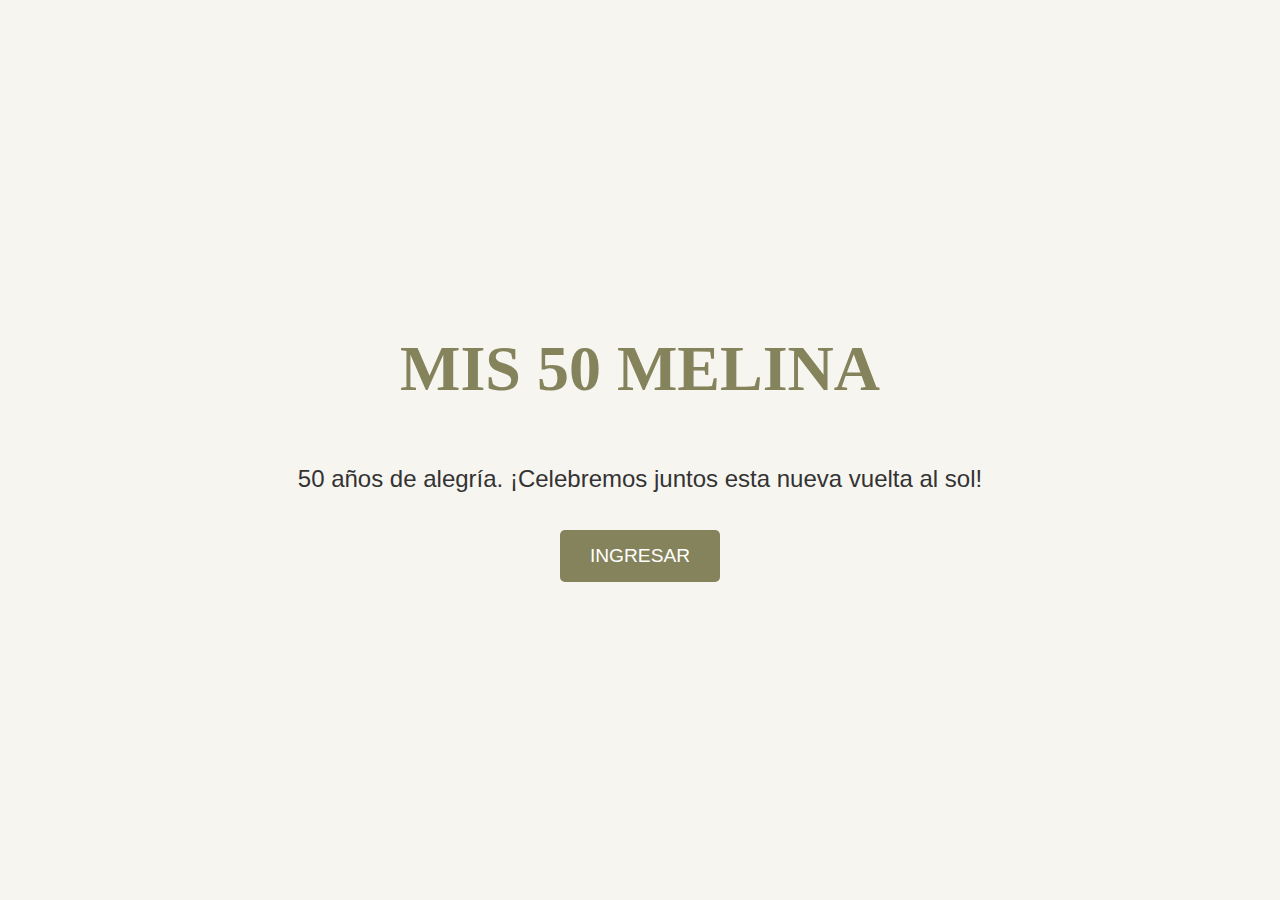
<file: index.html>
<!DOCTYPE html>
<html lang="es">
<head>
    <meta charset="UTF-8">
    <meta name="viewport" content="width=device-width, initial-scale=1.0">
    <title>Tarjeta digital</title>
    <link rel="stylesheet" href="styles/css/style.css">
 
</head>
<body>
    <div class="landing-container">
        <h1>MIS 50 MELINA</h1> 
        
        <p class="subtitle">
            50 años de alegría. ¡Celebremos juntos esta nueva vuelta al sol!
        </p>

        <button id="enter-button">
            INGRESAR
        </button>
    </div>
    
    <script src="js/script.js"></script>
</body>
</html>
</file>
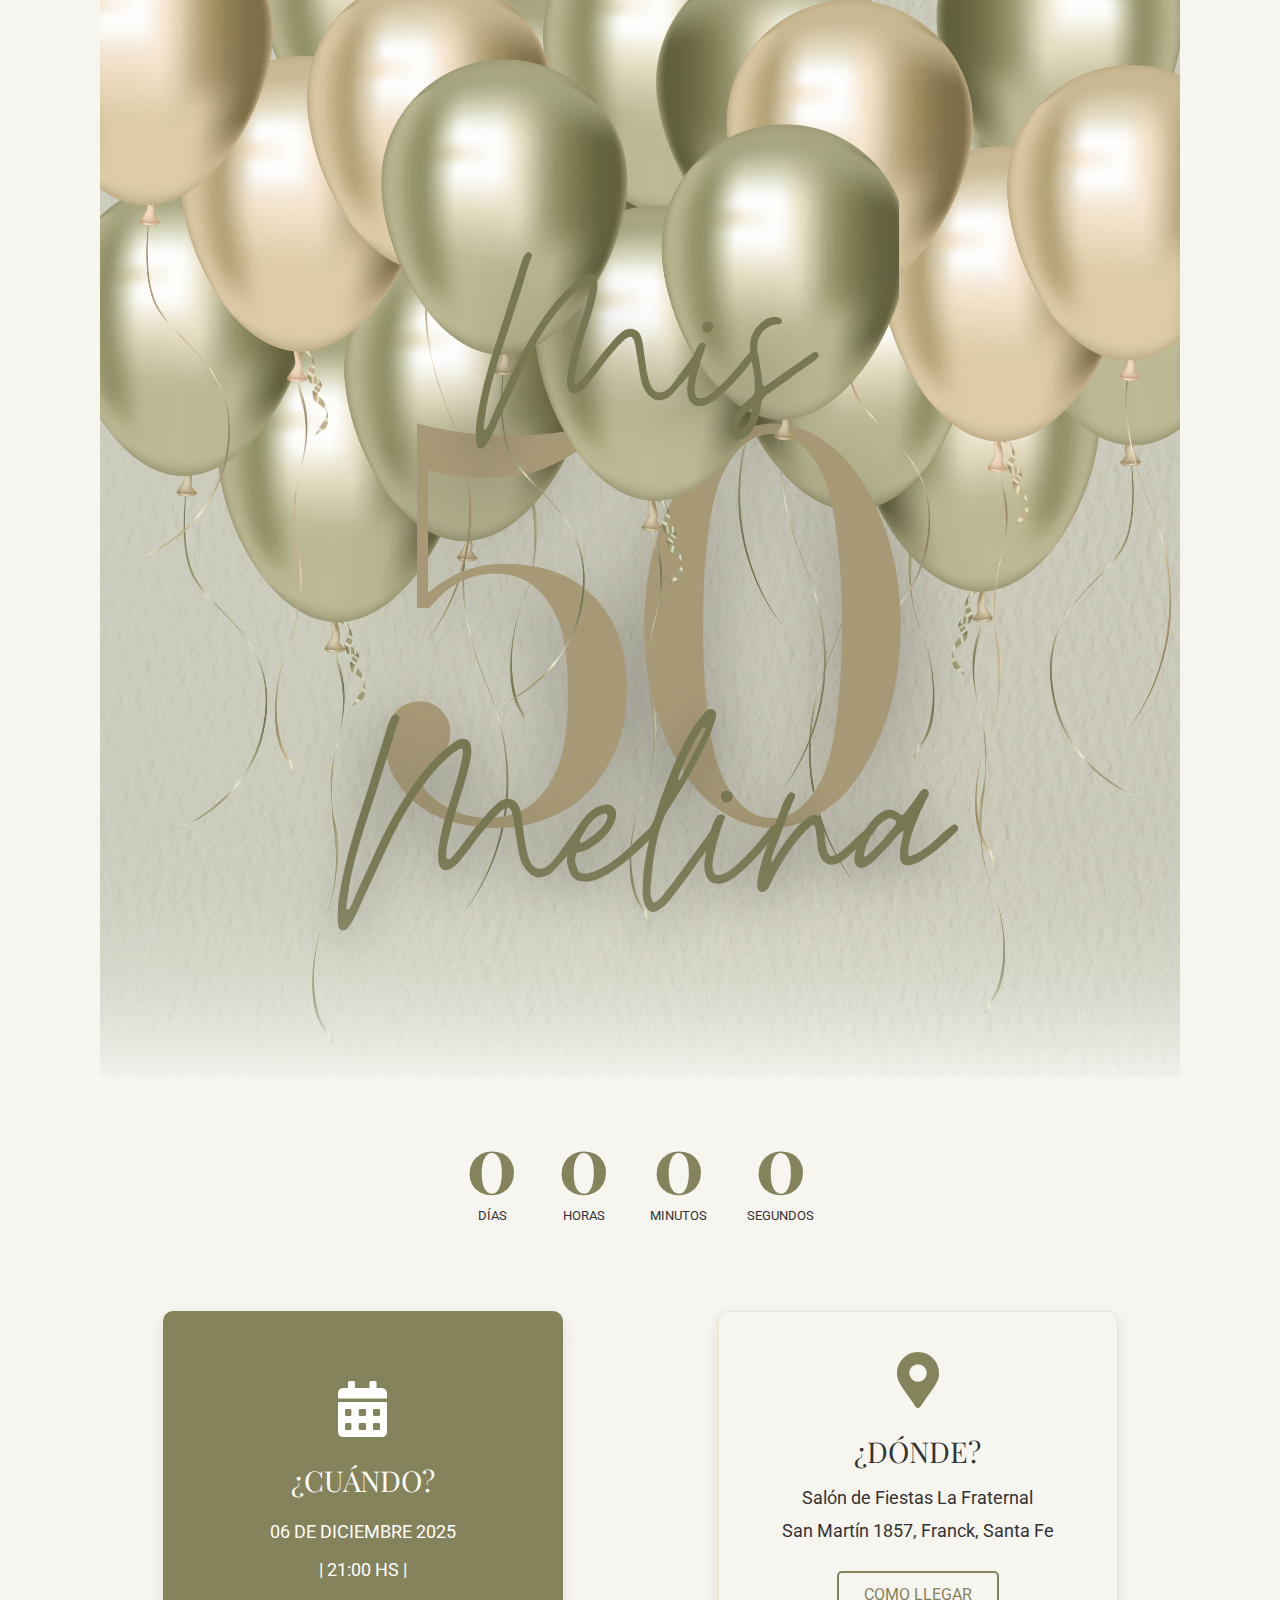
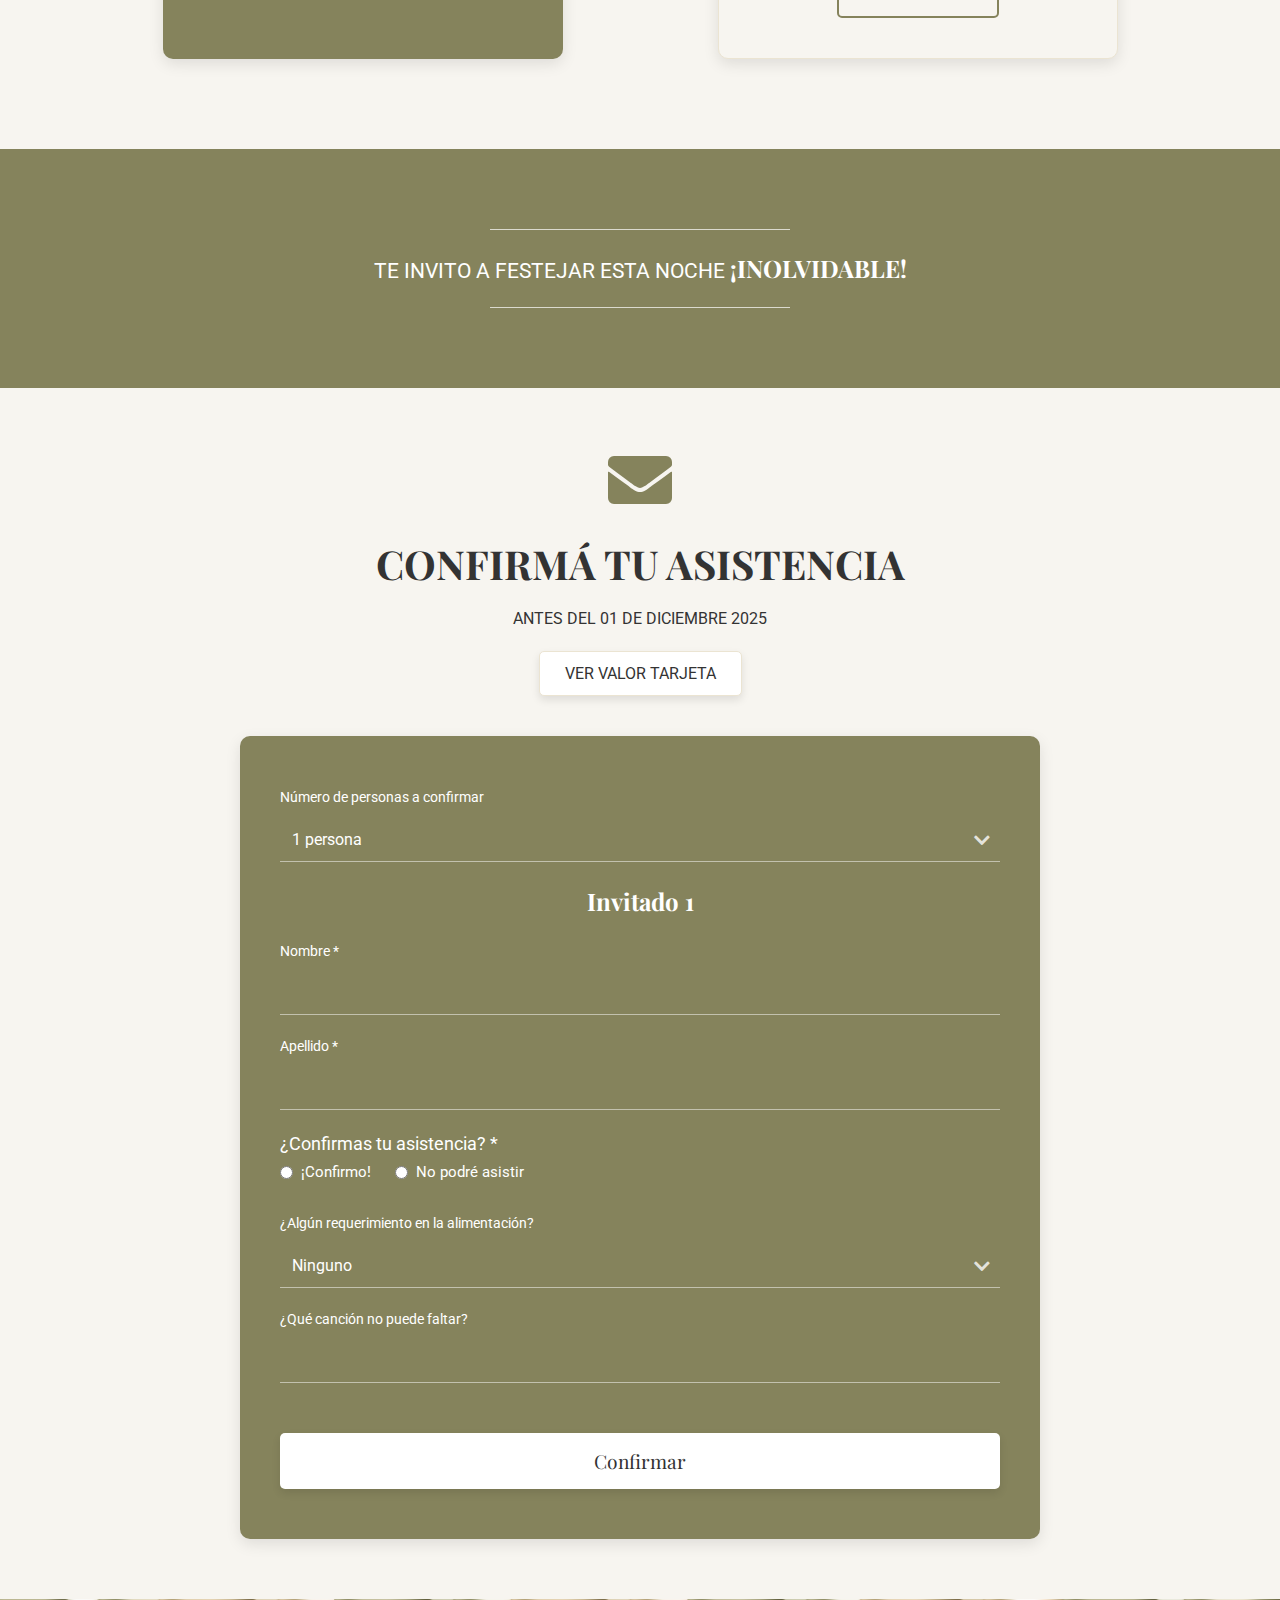
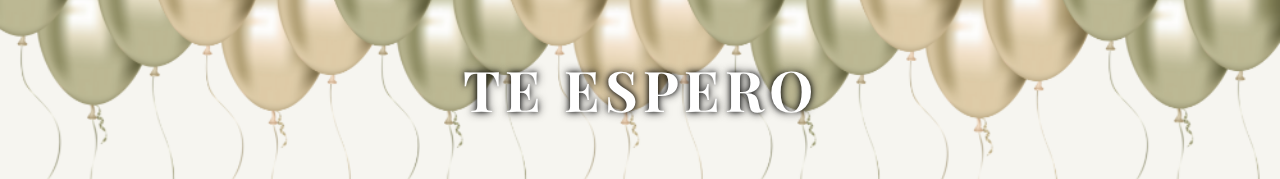
<file: pages/tarjeta.html>
<!DOCTYPE html>
<html lang="es">
<head>
    <meta charset="UTF-8">
    <meta name="viewport" content="width=device-width, initial-scale=1.0">
    <title>¡Felices 50 Años, Melina!</title>
    <link rel="stylesheet" href="../styles/css/style.css"> 
    
    <link href="http://fonts.googleapis.com/css2?family=Playfair+Display:wght@400;700&family=Roboto:wght@300;400;500&display=swap" rel="stylesheet">
    <link rel="stylesheet" href="https://cdnjs.cloudflare.com/ajax/libs/font-awesome/5.15.4/css/all.min.css">
</head>
<body>
    <main>
        
        <section id="hero" class="hero-section">
            <div class="hero-content">
                
                <img src="../assets/images/mis-50-globos.png" alt="MIS 50 MELINA" class="hero-image">
                
                <div id="countdown" class="countdown-timer">
                    <div class="countdown-item">
                        <span id="days" class="countdown-number">0</span>
                        <span class="countdown-label">DÍAS</span>
                    </div>
                    <div class="countdown-item">
                        <span id="hours" class="countdown-number">0</span>
                        <span class="countdown-label">HORAS</span>
                    </div>
                    <div class="countdown-item">
                        <span id="minutes" class="countdown-number">0</span>
                        <span class="countdown-label">MINUTOS</span>
                    </div>
                    <div class="countdown-item">
                        <span id="seconds" class="countdown-number">0</span>
                        <span class="countdown-label">SEGUNDOS</span>
                    </div>
                </div>
            </div>
        </section>

        <section id="itinerary" class="itinerary-section">
            
            <div class="itinerary-card when-card">
                <i class="fas fa-calendar-alt icon-large"></i> 
                <p class="card-title">¿CUÁNDO?</p>
                <p class="card-text">06 DE DICIEMBRE 2025</p>
                <p class="card-text">| 21:00 HS |</p>
            </div>
            
            <div class="itinerary-card where-card">
                <i class="fas fa-map-marker-alt icon-large"></i> 
                <p class="card-title">¿DÓNDE?</p>
                <p class="card-text">Salón de Fiestas La Fraternal</p>
                <p class="card-text">San Martín 1857, Franck, Santa Fe</p>
                <button id="view-map-button" class="map-button">COMO LLEGAR</button>
            </div>
        </section>
        <section id="invitation-phrase" class="invitation-phrase-section">
            <div class="phrase-container">
                <p>TE INVITO A FESTEJAR ESTA NOCHE <strong>¡INOLVIDABLE!</strong></p>
            </div>
        </section>

        <section id="rsvp" class="rsvp-section">
            <div class="rsvp-header">
                <i class="fas fa-envelope icon-large"></i> 
                <h2>CONFIRMÁ TU ASISTENCIA</h2>
                <p>ANTES DEL 01 DE DICIEMBRE 2025</p>
                <button id="view-price-button" class="price-button">VER VALOR TARJETA</button>
            </div>

            <form id="rsvp-form" class="rsvp-form-container">
                <div class="form-group">
                    <label for="num-persons">Número de personas a confirmar</label>
                    <div class="select-wrapper">
                        <select id="num-persons" class="form-select">
                            <option value="1">1 persona</option>
                            <option value="2">2 personas</option>
                            <option value="3">3 personas</option>
                            <option value="4">4 personas</option>
                        </select>
                        <i class="fas fa-chevron-down select-arrow"></i>
                    </div>
                </div>

                <div id="person-fields-container">
                    <div class="person-field-set" data-person-id="1">
                        <h3>Invitado 1</h3>
                        <div class="form-group">
                            <label for="name-1">Nombre *</label>
                            <input type="text" id="name-1" name="name-1" required>
                        </div>
                        <div class="form-group">
                            <label for="lastname-1">Apellido *</label>
                            <input type="text" id="lastname-1" name="lastname-1" required>
                        </div>
                        <div class="form-group">
                            <p>¿Confirmas tu asistencia? *</p>
                            <label class="radio-label">
                                <input type="radio" name="confirm-1" value="Si" required> ¡Confirmo!
                            </label>
                            <label class="radio-label">
                                <input type="radio" name="confirm-1" value="No"> No podré asistir
                            </label>
                        </div>
                        <div class="form-group payment-method-group">
                        <label>Método de Pago *</label>
                        <div class="radio-options">
                            <input type="radio" id="pago-efectivo" name="metodo-pago" value="efectivo" required>
                            <label for="pago-efectivo">Efectivo</label>
                            
                            <input type="radio" id="pago-transferencia" name="metodo-pago" value="transferencia" required>
                            <label for="pago-transferencia">Transferencia</label>
                        </div>
                        </div>
                        <div class="form-group">
                            <label for="food-req-1">¿Algún requerimiento en la alimentación?</label>
                            <div class="select-wrapper">
                                <select id="food-req-1" name="food-req-1" class="form-select">
                                    <option value="Ninguno">Ninguno</option>
                                    <option value="Vegetariano">Vegetariano</option>
                                    <option value="Vegano">Vegano</option>
                                    <option value="Celíaco">Celíaco</option>
                                    <option value="Otro">Otro (especificar en canción)</option>
                                </select>
                                <i class="fas fa-chevron-down select-arrow"></i>
                            </div>
                        </div>
                        <div class="form-group">
                            <label for="song-req-1">¿Qué canción no puede faltar?</label>
                            <input type="text" id="song-req-1" name="song-req-1">
                        </div>
                    </div>
                </div>

                <button type="submit" class="confirm-button">Confirmar</button>
            </form>
        </section>

        
    </main>
    <footer>
        <section id="te-espero" class="te-espero-section">
            <div class="te-espero-content">
                <h2>TE ESPERO</h2>
            </div>
        </section>
    </footer>
    <div id="price-modal" class="modal">
        <div class="modal-content">
            <span class="close-button">&times;</span>
            <p><small>abonar antes del 01 de diciembre</small></p>
            <h3>VALOR DE LA TARJETA</h3>
            <p>Mayores: $60000</p>
            <p>Menores(de 6 a 12 años): $22000</p>
            <p>Menores(de 5 años): $10000</p>
            <p><small>METODOS DE PAGO: transferencia bancaria o efectivo</small></p>
            <p><small>ALIAS: mf.vicentin (enviar comprobante) </small></p>
        </div>
    </div>

    <script src="../js/script.js"></script>
</body>
</html>
</file>
<file: styles/css/style.css>
@charset "UTF-8";
* {
  box-sizing: border-box;
  margin: 0;
  padding: 0;
}

body {
  background-color: #F7F5F0; /* Fondo crema/claro definido en variables */
  font-family: "Roboto", sans-serif;
  color: #333333;
  line-height: 1.6;
  overflow-x: hidden; /* Evita barras de scroll horizontales */
}

main {
  width: 100%;
  overflow: hidden;
}

/* styles/sass/layout/_landing.scss */
.landing-container {
  height: 100vh;
  display: flex;
  flex-direction: column;
  justify-content: center;
  align-items: center;
  text-align: center;
  background-color: #F7F5F0;
}
.landing-container h1 {
  font-family: "Playfair Display", serif; /* ¡CORREGIDO! Usamos $font-titulo */
  font-size: 4rem;
  color: #85835c;
  margin-bottom: 0.5rem;
}
.landing-container .subtitle {
  font-family: "Roboto", sans-serif; /* Usamos $font-cuerpo o déjalo en 'Arial' si quieres */
  font-size: 1.5rem;
  color: #333333; /* Usamos variable para consistencia */
  margin: 2rem;
}
.landing-container #enter-button {
  background-color: #85835c;
  color: #FFFFFF;
  padding: 15px 30px;
  border: none;
  border-radius: 5px;
  font-size: 1.2rem;
  cursor: pointer;
  transition: background-color 0.3s ease, transform 0.2s ease;
}
.landing-container #enter-button:hover {
  background-color: rgb(102.8533333333, 101.3066666667, 71.1466666667); /* ¡CORREGIDO! Usar color.darken */
  transform: scale(1.05);
}

/* styles/sass/layout/_hero.scss */
/* ¡IMPORTACIÓN CORREGIDA! */
.hero-section {
  display: flex;
  flex-direction: column;
  align-items: center;
  text-align: center;
  padding: 0px 0 0px 0;
  background-color: #F7F5F0;
}
.hero-section .hero-image {
  max-width: 100%;
  height: auto;
}

.countdown-timer {
  display: flex;
  justify-content: center;
  gap: 15px;
  margin-top: 30px;
}
.countdown-timer .countdown-item {
  display: flex;
  flex-direction: column;
  align-items: center;
  text-align: center;
  padding: 5px;
}
.countdown-timer .countdown-item .countdown-number {
  font-family: "Playfair Display", serif;
  font-size: 3rem;
  font-weight: 700;
  color: #85835c;
  line-height: 1;
}
.countdown-timer .countdown-item .countdown-label {
  font-family: "Roboto", sans-serif;
  font-size: 0.8rem;
  color: #333333;
  margin-top: 5px;
}

/* styles/sass/layout/_itinerary.scss */
/* ¡IMPORTACIÓN CORREGIDA! */
.itinerary-section {
  padding: 60px 20px;
  text-align: center;
  background-color: #F7F5F0;
  display: flex;
  flex-direction: column;
  align-items: center;
  margin-top: 20px;
}
.itinerary-section .itinerary-card {
  padding: 40px 30px;
  margin-bottom: 30px;
  border-radius: 10px;
  box-shadow: 0 5px 15px rgba(0, 0, 0, 0.1);
  width: 100%;
  max-width: 400px;
}
.itinerary-section .itinerary-card .icon-large {
  font-size: 3.5rem;
  margin-bottom: 20px;
}
.itinerary-section .itinerary-card .card-title {
  font-family: "Playfair Display", serif;
  font-size: 1.8rem;
  margin-bottom: 10px;
}
.itinerary-section .itinerary-card .card-text {
  font-family: "Roboto", sans-serif;
  font-size: 1.1rem;
  line-height: 1.6;
  margin: 5px 0;
}
.itinerary-section .when-card {
  background-color: #85835c;
  color: #FFFFFF;
}
.itinerary-section .when-card .icon-large {
  color: #FFFFFF;
}
.itinerary-section .where-card {
  background-color: #F7F5F0;
  color: #333333;
  border: 1px solid #ebe4d2;
}
.itinerary-section .where-card .icon-large {
  color: #85835c;
}
.itinerary-section .where-card .map-button {
  background-color: transparent;
  color: #85835c;
  border: 2px solid #85835c;
  padding: 12px 25px;
  margin-top: 20px;
  border-radius: 5px;
  cursor: pointer;
  font-family: "Roboto", sans-serif;
  font-size: 1rem;
  transition: all 0.3s ease;
}
.itinerary-section .where-card .map-button:hover {
  background-color: #85835c;
  color: #FFFFFF;
}

/* styles/sass/layout/_phrases.scss */
/* ¡IMPORTACIÓN CORREGIDA! */
.invitation-phrase-section {
  background-color: #85835c;
  padding: 80px 20px;
  text-align: center;
  color: #FFFFFF;
  font-family: "Roboto", sans-serif;
  font-size: 1.3rem;
}
.invitation-phrase-section .phrase-container {
  max-width: 600px;
  margin: 0 auto;
  position: relative;
  padding-top: 20px;
  padding-bottom: 20px;
}
.invitation-phrase-section .phrase-container::before, .invitation-phrase-section .phrase-container::after {
  content: "";
  position: absolute;
  left: 50%;
  transform: translateX(-50%);
  width: 80%;
  max-width: 300px;
  height: 1px;
  background-color: rgba(255, 255, 255, 0.7);
}
.invitation-phrase-section .phrase-container::before {
  top: 0;
}
.invitation-phrase-section .phrase-container::after {
  bottom: 0;
}
.invitation-phrase-section .phrase-container p {
  margin: 0;
}
.invitation-phrase-section .phrase-container p strong {
  font-weight: 700;
  font-family: "Playfair Display", serif;
  font-size: 1.5rem;
}

.te-espero-section {
  background: url("../../assets/images/nueva.png") no-repeat center center/cover;
  height: 180px;
  display: flex;
  justify-content: center;
  align-items: center;
  color: #FFFFFF;
  text-align: center;
  width: 100%; /* Aseguramos el ancho completo */
}
.te-espero-section .te-espero-content {
  /* ELIMINAMOS EL FONDO SEMITRANSPARENTE */
  background-color: transparent;
  padding: 0; /* Eliminamos el padding que lo hacía grande */
  border-radius: 0;
}
.te-espero-section .te-espero-content h2 {
  font-family: "Playfair Display", serif;
  /* ESTE ES EL TAMAÑO DE MÓVIL/BASE: DEBE SER PEQUEÑO PARA CABER */
  font-size: 2.3rem; /* ¡AJUSTAR A UN TAMAÑO QUE NO ROMPA EL RENGLÓN! */
  margin: 0;
  letter-spacing: 5px;
  text-shadow: 0 0 10px rgba(0, 0, 0, 0.9), 0 0 5px rgba(0, 0, 0, 0.7);
  color: #FFFFFF;
}

/* styles/sass/layout/_rsvp.scss */
.rsvp-section {
  padding: 60px 20px;
  text-align: center;
  background-color: #F7F5F0;
  display: flex;
  flex-direction: column;
  align-items: center;
}
.rsvp-section .rsvp-header {
  margin-bottom: 40px;
}
.rsvp-section .rsvp-header .icon-large {
  font-size: 4rem;
  color: #85835c;
  margin-bottom: 20px;
}
.rsvp-section .rsvp-header h2 {
  font-family: "Playfair Display", serif;
  font-size: 2.5rem;
  color: #333333;
  margin-bottom: 10px;
}
.rsvp-section .rsvp-header p {
  font-family: "Roboto", sans-serif;
  font-size: 1rem;
  color: #333333;
  margin-bottom: 20px;
}
.rsvp-section .rsvp-header .price-button {
  background-color: #FFFFFF;
  color: #333333;
  border: 1px solid #ebe4d2;
  padding: 12px 25px;
  border-radius: 5px;
  cursor: pointer;
  font-family: "Roboto", sans-serif;
  font-size: 1rem;
  transition: all 0.3s ease;
  box-shadow: 0 4px 8px rgba(0, 0, 0, 0.1);
  transition: box-shadow 0.3s ease;
}
.rsvp-section .rsvp-header .price-button:hover {
  box-shadow: 0 8px 16px rgba(0, 0, 0, 0.2);
}
.rsvp-section .rsvp-header .price-button:hover {
  background-color: #ebe4d2;
  color: #FFFFFF;
}
.rsvp-section .rsvp-form-container {
  background-color: #85835c;
  padding: 40px 30px;
  border-radius: 10px;
  box-shadow: 0 5px 15px rgba(0, 0, 0, 0.1);
  width: 100%;
  max-width: 500px;
  text-align: left;
  color: #FFFFFF;
}
.rsvp-section .rsvp-form-container h3 {
  font-family: "Playfair Display", serif;
  font-size: 1.5rem;
  margin-top: 30px;
  margin-bottom: 20px;
  text-align: center;
  color: #FFFFFF;
}
.rsvp-section .rsvp-form-container h3:first-of-type {
  margin-top: 0;
}
.rsvp-section .rsvp-form-container .form-group {
  margin-bottom: 20px;
}
.rsvp-section .rsvp-form-container .form-group label {
  display: block;
  font-family: "Roboto", sans-serif;
  font-size: 0.9rem;
  margin-bottom: 8px;
}
.rsvp-section .rsvp-form-container .form-group input[type=text] {
  width: 100%;
  padding: 12px;
  border: none;
  border-bottom: 1px solid rgba(255, 255, 255, 0.5);
  background-color: transparent;
  color: #FFFFFF;
  font-family: "Roboto", sans-serif;
  font-size: 1rem;
}
.rsvp-section .rsvp-form-container .form-group input[type=text]:focus {
  outline: none;
  border-bottom: 1px solid #FFFFFF;
}
.rsvp-section .rsvp-form-container .form-group .select-wrapper {
  position: relative;
  width: 100%;
}
.rsvp-section .rsvp-form-container .form-group .select-wrapper .form-select {
  width: 100%;
  padding: 12px;
  border: none;
  border-bottom: 1px solid rgba(255, 255, 255, 0.5);
  background-color: transparent;
  color: #FFFFFF;
  font-family: "Roboto", sans-serif;
  font-size: 1rem;
  -webkit-appearance: none; /* Elimina estilos por defecto de navegador */
  -moz-appearance: none;
  appearance: none;
  cursor: pointer;
}
.rsvp-section .rsvp-form-container .form-group .select-wrapper .form-select option {
  background-color: #e3d1b0;
  color: #FFFFFF;
}
.rsvp-section .rsvp-form-container .form-group .select-wrapper .form-select:focus {
  outline: none;
  border-bottom: 1px solid #FFFFFF;
}
.rsvp-section .rsvp-form-container .form-group .select-wrapper .select-arrow {
  position: absolute;
  right: 10px;
  top: 50%;
  transform: translateY(-50%);
  color: rgba(255, 255, 255, 0.8);
  pointer-events: none;
}
.rsvp-section .rsvp-form-container .form-group input[type=radio] {
  margin-right: 8px;
}
.rsvp-section .rsvp-form-container .form-group .radio-label {
  display: inline-flex;
  align-items: center;
  margin-right: 20px;
  font-family: "Roboto", sans-serif;
  font-size: 0.95rem;
  cursor: pointer;
}
.rsvp-section .rsvp-form-container .confirm-button {
  background-color: #FFFFFF;
  color: #333333;
  padding: 15px 30px;
  border: none;
  border-radius: 5px;
  font-size: 1.2rem;
  font-family: "Playfair Display", serif;
  width: 100%;
  cursor: pointer;
  transition: background-color 0.3s ease, transform 0.2s ease;
  margin-top: 30px;
  box-shadow: 0 4px 8px rgba(0, 0, 0, 0.1);
  transition: box-shadow 0.3s ease;
}
.rsvp-section .rsvp-form-container .confirm-button:hover {
  box-shadow: 0 8px 16px rgba(0, 0, 0, 0.2);
}
.rsvp-section .rsvp-form-container .confirm-button:hover {
  background-color: rgb(229.5, 229.5, 229.5);
  transform: scale(1.02);
}

/* Estilos para el Modal (Ventana Emergente de Precio) */
.modal {
  display: none; /* Oculto por defecto */
  position: fixed; /* Posición fija para cubrir toda la pantalla */
  z-index: 1000; /* Por encima de todo lo demás */
  left: 0;
  top: 0;
  width: 100%;
  height: 100%;
  overflow: auto; /* Permite scroll si el contenido es largo */
  background-color: rgba(0, 0, 0, 0.6); /* Fondo semi-transparente oscuro */
  justify-content: center;
  align-items: center;
}
.modal.open {
  display: flex; /* Mostrar cuando tenga la clase 'open' */
}
.modal .modal-content {
  background-color: #F7F5F0;
  margin: auto;
  padding: 30px;
  border: 1px solid #ebe4d2;
  width: 90%;
  max-width: 400px;
  border-radius: 10px;
  position: relative;
  text-align: center;
  color: #333333;
}
.modal .modal-content h3 {
  font-family: "Playfair Display", serif;
  font-size: 1.8rem;
  color: #85835c;
  margin-bottom: 15px;
}
.modal .modal-content p {
  font-family: "Roboto", sans-serif;
  font-size: 1.1rem;
  line-height: 1.5;
  margin-bottom: 10px;
}
.modal .modal-content p strong {
  font-weight: 700;
  color: #333333;
}
.modal .modal-content small {
  font-size: 0.85rem;
  color: #666;
}
.modal .modal-content .close-button {
  color: #aaa;
  float: right;
  font-size: 28px;
  font-weight: bold;
  position: absolute;
  top: 10px;
  right: 20px;
  cursor: pointer;
}
.modal .modal-content .close-button:hover, .modal .modal-content .close-button:focus {
  color: #85835c;
  text-decoration: none;
  cursor: pointer;
}

footer {
  text-align: center;
  padding: 0;
}
footer p {
  color: #333333;
  padding: 20px 0;
  margin: 0;
  font-size: 0.9rem;
}

/* styles/sass/mq/_responsive.scss */
@media (min-width: 768px) {
  body {
    font-size: 17px;
  }
  .hero-section,
  .itinerary-section,
  .rsvp-section {
    padding-left: 50px;
    padding-right: 50px;
  }
  .countdown-timer {
    gap: 30px;
  }
  .countdown-timer .countdown-item .countdown-number {
    font-size: 4rem;
  }
  .itinerary-section {
    display: flex;
    flex-direction: row;
    justify-content: space-around;
    align-items: stretch; /* Mantiene la misma altura */
    gap: 30px;
  }
  .itinerary-card:first-child {
    display: flex;
    flex-direction: column;
    justify-content: center; /* Centra el contenido verticalmente (arriba/abajo) */
    align-items: center; /* Centra el contenido horizontalmente (izquierda/derecha) */
  }
  .itinerary-card {
    width: 45%;
    margin-bottom: 0;
    padding: 50px 30px;
  }
  .te-espero-section .te-espero-content h2 {
    font-size: 3.5rem;
  }
  .rsvp-section .rsvp-form-container {
    max-width: 700px;
    padding: 50px 40px;
  }
  .modal .modal-content {
    max-width: 500px;
  }
}
@media (min-width: 1024px) {
  body {
    font-size: 18px;
  }
  .hero-section,
  .itinerary-section,
  .rsvp-section {
    padding-left: 100px;
    padding-right: 100px;
  }
  .countdown-timer .countdown-item .countdown-number {
    font-size: 5rem;
  }
  h2 {
    font-size: 3.5rem;
  }
  .itinerary-section .itinerary-card {
    width: 40%;
  }
  .rsvp-section .rsvp-form-container {
    max-width: 800px;
  }
}

/*# sourceMappingURL=style.css.map */
</file>
